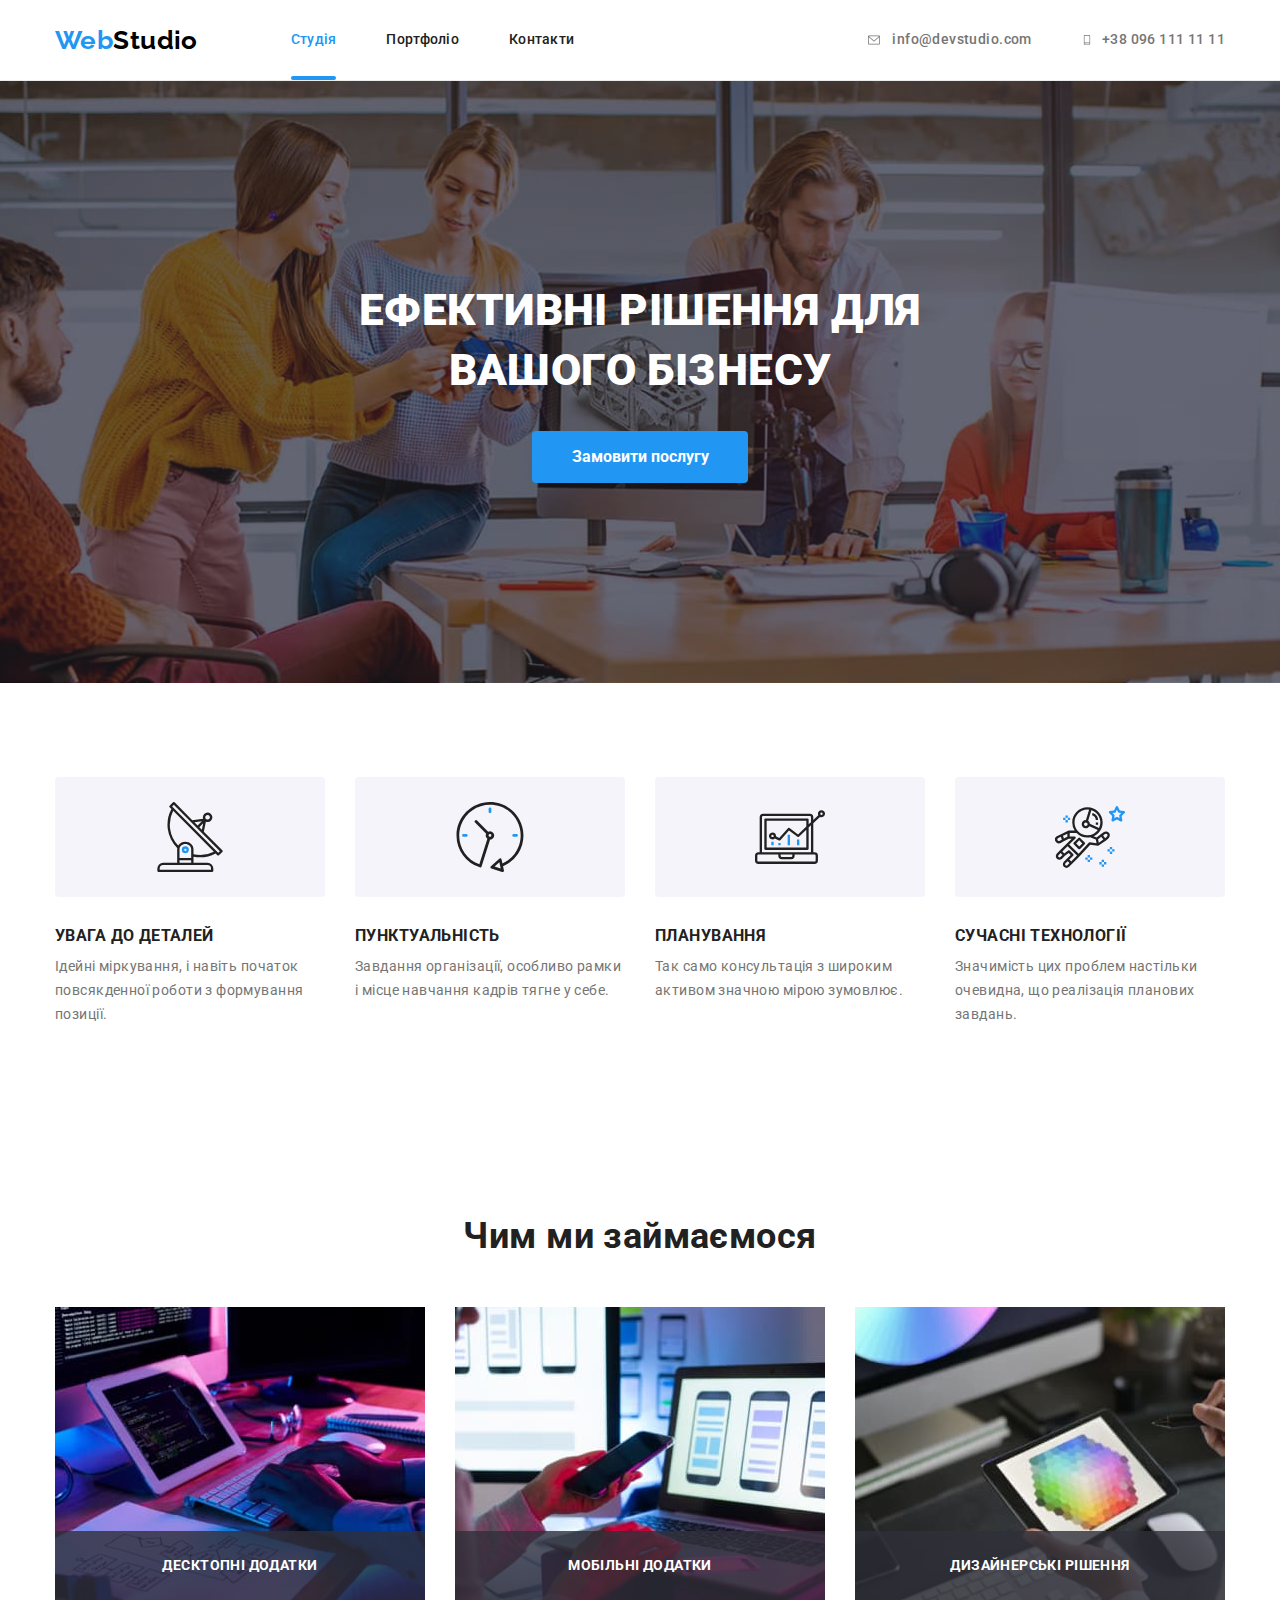
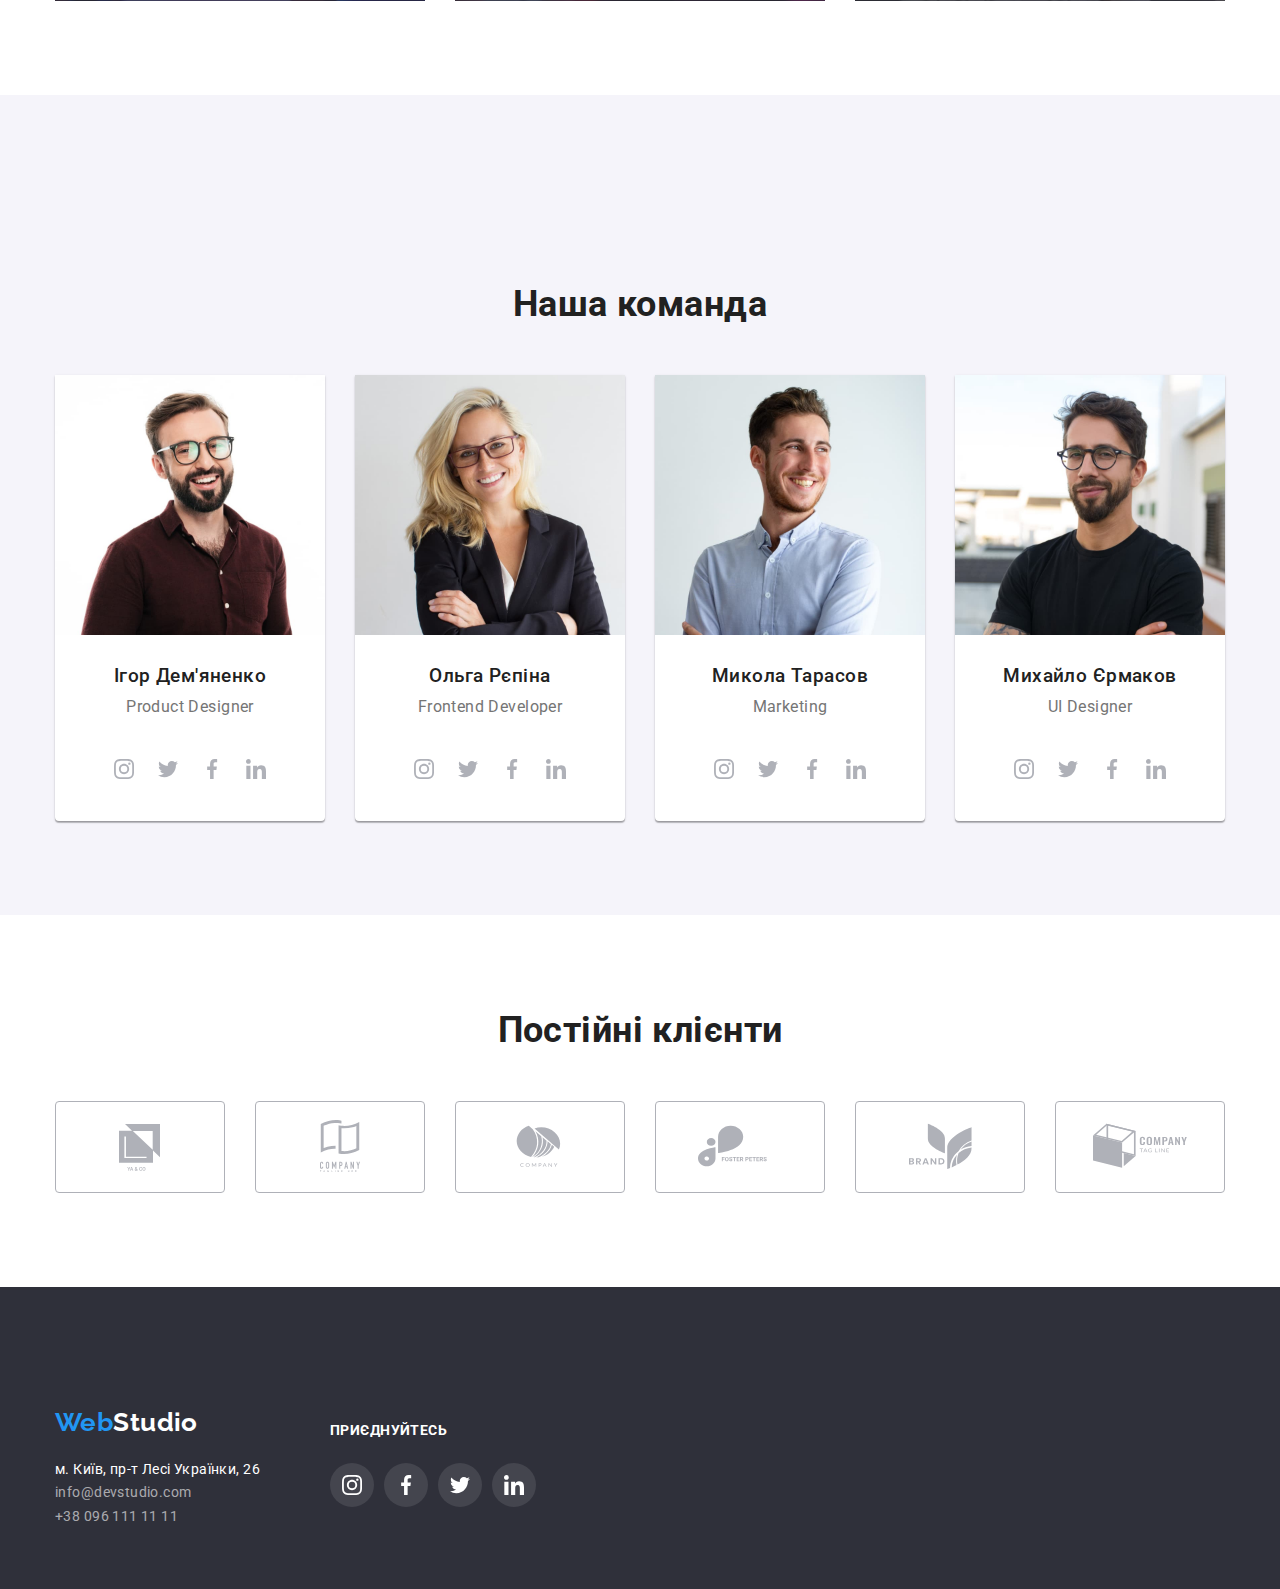
<file: index.html>
<!DOCTYPE html>
<html lang="uk">

<head>
    <meta charset="UTF-8">
    <meta http-equiv="X-UA-Compatible" content="IE=edge">
    <meta name="viewport" content="width=device-width, initial-scale=1.0">
    <title>Document</title>
    <link
        href="https://fonts.googleapis.com/css2?family=Raleway:wght@700&family=Roboto:wght@400;500;700;900&display=swap"
        rel="stylesheet">
    <link rel="stylesheet"
        href="https://cdnjs.cloudflare.com/ajax/libs/modern-normalize/1.1.0/modern-normalize.min.css" />
    <link rel="stylesheet" href="./css/styles.css" />
</head>

<body>
    <!--Шапка сайту-->
    <header class="header">
        <div class="container">
            <nav class="nav-header">
                <a class="logo" href=""><span class="accent">Web</span>Studio</a>
                <ul class="site-nav">
                    <li class="header-item"><a class="nav-link active" href="index.html">Студія</a></li>
                    <li class="header-item"><a class="nav-link" href="portfolio.html">Портфоліо</a></li>
                    <li class="header-item"><a class="nav-link" href="">Контакти</a></li>
                </ul>
            </nav>
            <ul class="header-contacts">
                <li class="contact-item">
                    <a class="contacts" href="mailto:info@devstudio.com">
                        <svg class="icone" width="16" height="12">
                            <use href="./images/icons.svg#icon-envelope"></use>
                        </svg>
                        info@devstudio.com
                    </a>
                </li class="header-contacts">
                <li class="contact-item">
                    <a class="contacts" href="tel:+380961111111">
                        <svg class="icone" width="10" height="16">
                            <use href="./images/icons.svg#icon-smartphone"></use>
                        </svg>
                        +38 096 111 11 11
                    </a>
                </li>
            </ul>
        </div>
    </header>
    <main>
        <!-- Герой -->
        <section class="hero">
            <h1 class="hero-title">Ефективні рішення для вашого бізнесу</h1>
            <button class="hero-button" type="button" data-modal-open>Замовити послугу</button>
        </section>
        <!-- Переваги -->
        <section class="benefits section">
            <div class="container">
                <h2 class="benefits-subject">Переваги</h2>
                <ul class="benefits-list">
                    <li class="benefits-item">
                        <div class="benefit-rectagle">
                            <svg width="70" height="70">
                                <use href="./images/icons.svg#icon-antenna"></use>
                            </svg>
                        </div>
                        <h3 class="benefits-title">УВАГА ДО ДЕТАЛЕЙ</h3>
                        <p class="benefits-text">
                            Ідейні міркування, і навіть початок повсякденної роботи з формування позиції.
                        </p>
                    </li>
                    <li class="benefits-item">
                        <div class="benefit-rectagle">
                            <svg width="70" height="70">
                                <use href="./images/icons.svg#icon-clock"></use>
                            </svg>
                        </div>
                        <h3 class="benefits-title">ПУНКТУАЛЬНІСТЬ</h3>
                        <p class="benefits-text">
                            Завдання організації, особливо рамки і місце навчання кадрів тягне у себе.
                        </p>
                    </li>
                    <li class="benefits-item">
                        <div class="benefit-rectagle">
                            <svg width="70" height="70">
                                <use href="./images/icons.svg#icon-diagram"></use>
                            </svg>
                        </div>
                        <h3 class="benefits-title">ПЛАНУВАННЯ</h3>
                        <p class="benefits-text">
                            Так само консультація з широким активом значною мірою зумовлює.
                        </p class="benefits-text">
                    </li>
                    <li class="benefits-item">
                        <div class="benefit-rectagle">
                            <svg width="70" height="70">
                                <use href="./images/icons.svg#icon-astronaut"></use>
                            </svg>
                        </div>
                        <h3 class="benefits-title">СУЧАСНІ ТЕХНОЛОГІЇ</h3>
                        <p class="benefits-text">
                            Значимість цих проблем настільки очевидна, що реалізація планових завдань.
                        </p>
                    </li>
                </ul>
            </div>
        </section>
        <section class="activity section">
            <div class="container">
                <h2 class="activity-title">Чим ми займаємося</h2>
                <ul class="activity-list">
                    <li class="activity-item">
                        <img src="./images/img1.jpg" alt="Процес написання коду для сайту" width="370"/>
                        <a href="#" class="activity-subtitle">Десктопні додатки</a>
                    </li>
                    <li class="activity-item">
                        <img src="./images/img2.jpg" alt="Адаптація сайту для відображення на смартфоні" width="370"/>
                        <a href="#" class="activity-subtitle">Мобільні додатки</a>
                    </li>
                    <li class="activity-item">
                        <img src="./images/img3.jpg" alt="Обираємо кольорове забарвлення сайту" width="370"/>
                        <a href="#" class="activity-subtitle">Дизайнерські рішення</a>
                    </li>
                </ul>
            </div>
        </section>
        <section class="team section">
            <div class="container">
                <h2 class="team-title">Наша команда</h2>
                <ul class="team-list">
                    <li class="team-item">
                        <img src="./images/product_designer.jpg" alt="Фотографія дизайнера продукту" width="270" />
                        <h3 class="team-subtitle">Ігор Дем'яненко</h3>
                        <p class="team-desc" lang="en">Product Designer</p>
                        <ul class="taem-socialmedia">
                            <li class="team-icon">
                                <a class="team-link" href="#" aria-label="Instagram">
                                    <svg width="20" height="20" class="">
                                        <use href="./images/icons.svg#icon-instagram"></use>
                                    </svg>
                                </a>
                            </li>
                            <li class="team-icon">
                                <a class="team-link" href="#" aria-label="Twitter">
                                    <svg width="20" height="20">
                                        <use href="./images/icons.svg#icon-twitter"></use>
                                    </svg>
                                </a>
                            </li>
                            <li class="team-icon">
                                <a class="team-link" href="#" aria-label="Facebook">
                                    <svg width="20" height="20">
                                        <use href="./images/icons.svg#icon-facebook"></use>
                                    </svg>
                                </a>
                            </li>
                            <li class="team-icon">
                                <a class="team-link" href="#" aria-label="LinkedIn">
                                    <svg width="20" height="20">
                                        <use href="./images/icons.svg#icon-linkedin"></use>
                                    </svg>
                                </a>
                            </li>
                        </ul>
                    </li>
                    <li class="team-item">
                        <img src="./images/frontend_developer.jpg" alt="Фотографія розробниці інтерфейсу" width="270" />
                        <h3 class="team-subtitle">Ольга Рєпіна</h3>
                        <p class="team-desc" lang="en">Frontend Developer</p>
                        <ul class="taem-socialmedia">
                            <li class="team-icon">
                                <a class="team-link" href="#" aria-label="Instagram">
                                    <svg width="20" height="20">
                                        <use href="./images/icons.svg#icon-instagram"></use>
                                    </svg>
                                </a>
                            </li>
                            <li class="team-icon">
                                <a class="team-link" href="#" aria-label="Twitter">
                                    <svg width="20" height="20">
                                        <use href="./images/icons.svg#icon-twitter"></use>
                                    </svg>
                                </a>
                            </li>
                            <li class="team-icon">
                                <a class="team-link" href="#" aria-label="Facebook">
                                    <svg width="20" height="20">
                                        <use href="./images/icons.svg#icon-facebook"></use>
                                    </svg>
                                </a>
                            </li>
                            <li class="team-icon">
                                <a class="team-link" href="#" aria-label="LinkedIn">
                                    <svg width="20" height="20">
                                        <use href="./images/icons.svg#icon-linkedin"></use>
                                    </svg>
                                </a>
                            </li>
                        </ul>
                    </li>
                    <li class="team-item">
                        <img src="./images/marketing.jpg" alt="Фотографія менеджера по маркетингу" width="270" />
                        <h3 class="team-subtitle">Микола Тарасов</h3>
                        <p class="team-desc" lang="en">Marketing</p>
                        <ul class="taem-socialmedia">
                            <li class="team-icon">
                                <a class="team-link" href="#" aria-label="Instagram">
                                    <svg width="20" height="20">
                                        <use href="./images/icons.svg#icon-instagram"></use>
                                    </svg>
                                </a>
                            </li>
                            <li class="team-icon">
                                <a class="team-link" href="#" aria-label="Twitter">
                                    <svg width="20" height="20">
                                        <use href="./images/icons.svg#icon-twitter"></use>
                                    </svg>
                                </a>
                            </li>
                            <li class="team-icon">
                                <a class="team-link" href="#" aria-label="Facebook">
                                    <svg width="20" height="20">
                                        <use href="./images/icons.svg#icon-facebook"></use>
                                    </svg>
                                </a>
                            </li>
                            <li class="team-icon">
                                <a class="team-link" href="#" aria-label="LinkedIn">
                                    <svg width="20" height="20">
                                        <use href="./images/icons.svg#icon-linkedin"></use>
                                    </svg>
                                </a>
                            </li>
                        </ul>
                    </li>
                    <li class="team-item">
                        <img src="./images/ui_designer.jpg" alt="Фотографія дизайнера інтерфейсу" width="270" />
                        <h3 class="team-subtitle">Михайло Єрмаков</h3>
                        <p class="team-desc" lang="en">UI Designer</p>
                        <ul class="taem-socialmedia">
                            <li class="team-icon">
                                <a class="team-link" href="#" aria-label="Instagram">
                                    <svg class="picture" width="20" height="20">
                                        <use href="./images/icons.svg#icon-instagram"></use>
                                    </svg>
                                </a>
                            </li>
                            <li class="team-icon">
                                <a class="team-link" href="#" aria-label="Twitter">
                                    <svg width="20" height="20">
                                        <use href="./images/icons.svg#icon-twitter"></use>
                                    </svg>
                                </a>
                            </li>
                            <li class="team-icon">
                                <a class="team-link" href="#" aria-label="Facebook">
                                    <svg width="20" height="20">
                                        <use href="./images/icons.svg#icon-facebook"></use>
                                    </svg>
                                </a>
                            </li>
                            <li class="team-icon">
                                <a class="team-link" href="#" aria-label="LinkedIn">
                                    <svg width="20" height="20">
                                        <use href="./images/icons.svg#icon-linkedin"></use>
                                    </svg>
                                </a>
                            </li>
                        </ul>
                    </li>
                </ul>
            </div>
        </section>
        <section class="customers section">
            <h2 class="customers-title">Постійні клієнти</h2>
            <ul class="customers-list">
                <li class="customer-item">
                    <a class="customer-link" href="#">
                        <svg width="106px" height="60px">
                            <use href="./images/symbol-defs.svg#icon-client1"></use>
                        </svg>
                    </a>
                </li>
                <li class="customer-item">
                    <a class="customer-link" href="#">
                        <svg width="106" height="60">
                            <use href="./images/symbol-defs.svg#icon-client2"></use>
                        </svg>
                    </a>
                </li>
                <li class="customer-item">
                    <a class="customer-link" href="#">
                        <svg width="106" height="60">
                            <use href="./images/symbol-defs.svg#icon-client3"></use>
                        </svg>
                    </a>
                </li>
                <li class="customer-item">
                    <a class="customer-link" href="#">
                        <svg width="106" height="60">
                            <use href="./images/symbol-defs.svg#icon-client4"></use>
                        </svg>
                    </a>
                </li>
                <li class="customer-item">
                    <a class="customer-link" href="#">
                        <svg width="106" height="60">
                            <use href="./images/symbol-defs.svg#icon-client5"></use>
                        </svg>
                    </a>
                </li>
                <li class="customer-item">
                    <a class="customer-link" href="#">
                        <svg width="106" height="60">
                            <use href="./images/symbol-defs.svg#icon-client6"></use>
                        </svg>
                    </a>
                </li>
            </ul>
        </section>
    </main>
    <footer class="footer">
        <div class="container">
            <div class="footer-adress">
            <a class="footer-logo" href=""><span class="accent">Web</span>Studio</a>
            <address class="location">
                м. Київ, пр-т Лесі Українки, 26
            </address>
            <ul class="footer-contacts">
                <li><a class="footer-contacts" href="mailto:info@devstudio.com">info@devstudio.com</a></li>
                <li><a class="footer-contacts" href="tel:+380961111111">+38 096 111 11 11</a></li>
            </ul>
            </div>
            <div class="fotter-join">
            <h3 class="footer-title">приєднуйтесь</h3>
            <ul class="footer-socialmedia">
                <li class="footer-list">
                    <a class="footer-link" href="#" aria-label="Instagram">
                        <svg width="20" height="20">
                            <use href="./images/icons.svg#icon-instagram"></use>
                        </svg>
                    </a>
                </li>
                <li class="footer-list">
                    <a class="footer-link" href="#" aria-label="Twitter">
                        <svg width="20" height="20">
                            <use href="./images/icons.svg#icon-facebook"></use>
                        </svg>
                    </a>

                </li>
                <li class="footer-list">
                    <a class="footer-link" href="#" aria-label="Facebook">
                        <svg width="20" height="20">
                            <use href="./images/icons.svg#icon-twitter"></use>
                        </svg>
                    </a>
                </li>
                <li class="footer-list">
                    <a class="footer-link" href="#" aria-label="LinkedIn">
                        <svg width="20" height="20">
                            <use href="./images/icons.svg#icon-linkedin"></use>
                        </svg>
                    </a>
                </li>
            </ul>
            </div>
        </div>
    </footer>
        <!-- Модальне вікно -->
        <div class="backdrop is-hidden" data-modal>
            <div class="modal">
                <button type="button" class="circle" data-modal-close>
                    <svg class="close" width="18" height="18">
                        <use href="./images/symbol-defs.svg#icon-close"></use>
                    </svg>
                </button>
            </div>
        </div>
    <!-- Скріпт -->
    <script src="./js/modal.js"></script>
</body>

</html>
</file>
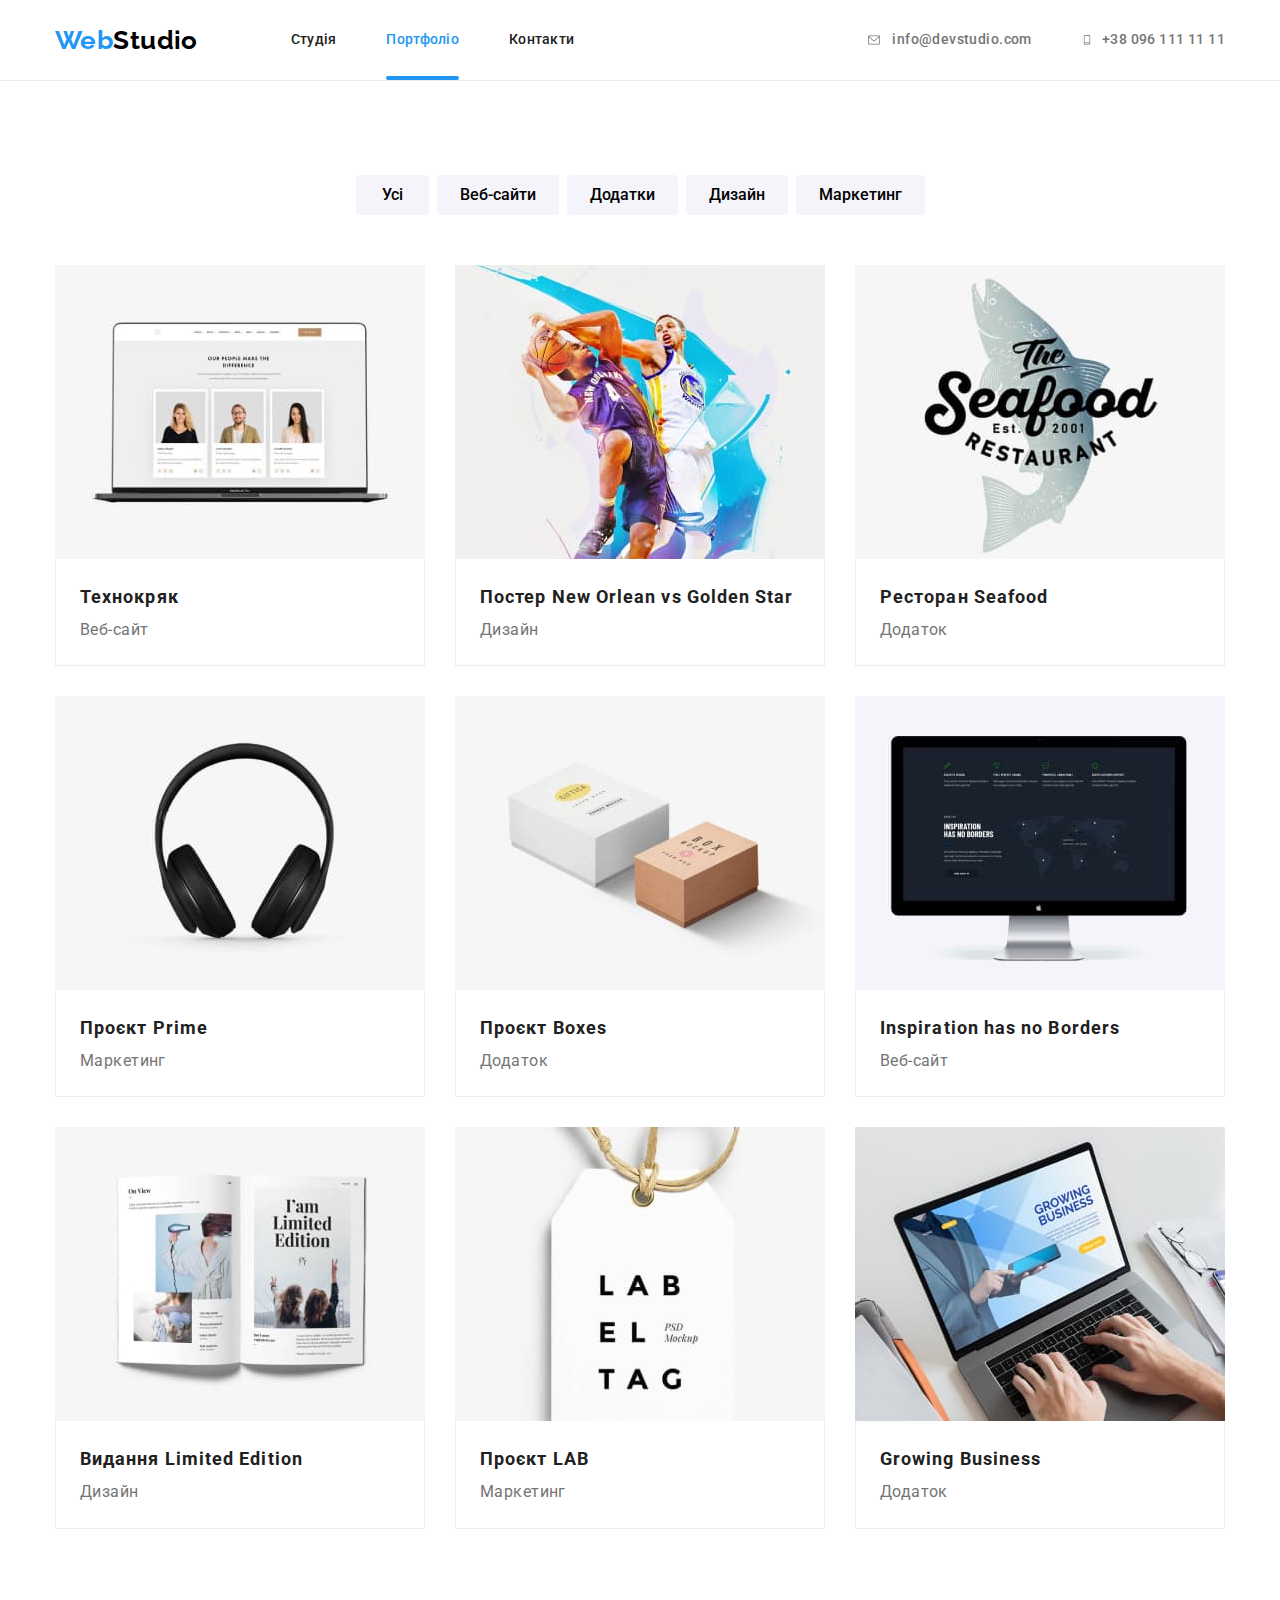
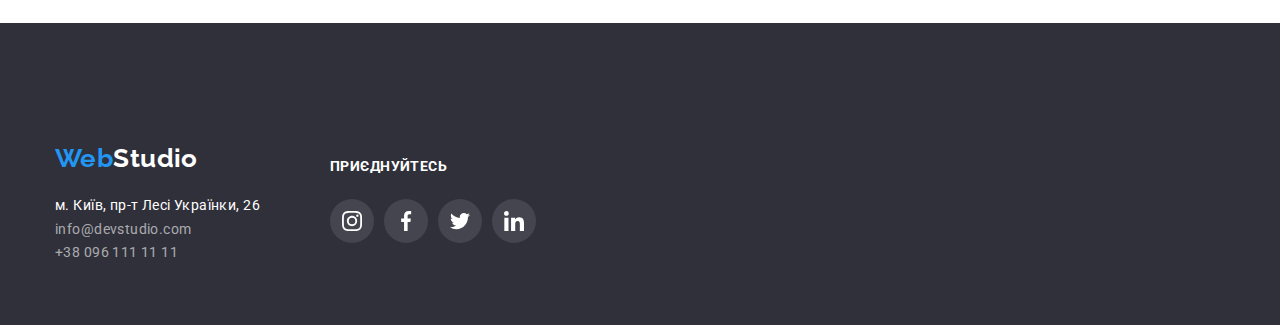
<file: portfolio.html>
<!DOCTYPE html>
<html lang="uk">

<head>
  <meta charset="UTF-8" />
  <meta http-equiv="X-UA-Compatible" content="IE=edge" />
  <meta name="viewport" content="width=device-width, initial-scale=1.0" />
  <title>Document</title>
  <link href="https://fonts.googleapis.com/css2?family=Raleway:wght@700&family=Roboto:wght@400;500;700;900&display=swap"
    rel="stylesheet" />
  <link rel="stylesheet"
    href="https://cdnjs.cloudflare.com/ajax/libs/modern-normalize/1.1.0/modern-normalize.min.css" />
  <link rel="stylesheet" href="./css/styles.css" />
</head>

<body>
  <!--Шапка сайту-->
  <header class="header">
    <div class="container">
      <nav class="nav-header">
        <a class="logo" href=""><span class="accent">Web</span>Studio</a>
        <ul class="site-nav">
          <li class="header-item"><a class="nav-link" href="index.html">Студія</a></li>
          <li class="header-item"><a class="nav-link active" href="portfolio.html">Портфоліо</a></li>
          <li class="header-item"><a class="nav-link" href="">Контакти</a></li>
        </ul>
      </nav>
      <ul class="header-contacts">
        <li class="contact-item">
          <a class="contacts" href="mailto:info@devstudio.com">
            <svg class="icone" width="16" height="12">
              <use href="./images/icons.svg#icon-envelope"></use>
            </svg>
            info@devstudio.com
          </a>
        </li class="header-contacts">
        <li class="contact-item">
          <a class="contacts" href="tel:+380961111111">
            <svg class="icone" width="10" height="16">
              <use href="./images/icons.svg#icon-smartphone"></use>
            </svg>
            +38 096 111 11 11
          </a>
        </li>
      </ul>
    </div>
  </header>
  <main>
    <!-- Перелік послуг-->
    <h1 class="portfolio-caption">Портфоліо</h1>
    <section class="maine-portfolio container section">
      <ul class="portfolio-list">
        <li class="portfolio-groups">
          <button class="portfolio-button" type="button">Усі</button>
        </li>
        <li class="portfolio-groups">
          <button class="portfolio-button" type="button">Веб-сайти</button>
        </li>
        <li class="portfolio-groups">
          <button class="portfolio-button" type="button">Додатки</button>
        </li>
        <li class="portfolio-groups">
          <button class="portfolio-button" type="button">Дизайн</button>
        </li>
        <li class="portfolio-groups">
          <button class="portfolio-button" type="button">Маркетинг</button>
        </li>
      </ul>
      <!-- Приклади робіт -->
      <ul class="portfolio-examples">
        <li class="portfolio-sample">
          <div class="portfolio-card">
            <img src="./images/technocrack.jpg" alt="Відображення дизайну сайту на ноутбуці" width="370" />
            <p class="portfolio-details">Ресурс пропонує комплексні пропозиції з різним рівнем функціоналу та сервісів. Все це дозволить відвідувачу отримати вичерпні відомості про компанію чи приватну особу.</p>
          </div>
          <div class="portfolio-wrapper">
            <h3 class="portfolio-subtitle">Технокряк</h3>
            <p class="portfolio-desc">Веб-сайт</p>
          </div>
        </li>
        <li class="portfolio-sample">
          <div class="portfolio-card">
            <img src="./images/new_orlean.jpg" alt="Два чоловіка в спортивній формі грають в баскетбол" width="370" />
            <p class="portfolio-details">Ресурс пропонує комплексні пропозиції з різним рівнем функціоналу та сервісів. Все це дозволить відвідувачу отримати вичерпні відомості про компанію чи приватну особу.</p>
          </div>
          <div class="portfolio-wrapper">
            <h3 class="portfolio-subtitle">Постер New Orlean vs Golden Star</h3>
            <p class="portfolio-desc">Дизайн</p>
          </div>
        </li>
        <li class="portfolio-sample">
          <div class="portfolio-card">
          <img src="./images/seafood.jpg" alt="Зображення логотипу рибного ресторану" width="370" />
          <p class="portfolio-details">Ресурс пропонує комплексні пропозиції з різним рівнем функціоналу та сервісів. Все це дозволить відвідувачу отримати вичерпні відомості про компанію чи приватну особу.</p>
          </div>
          <div class="portfolio-wrapper">
            <h3 class="portfolio-subtitle">Ресторан Seafood</h3>
            <p class="portfolio-desc">Додаток</p>
          </div>
        </li>
        <li class="portfolio-sample">
          <div class="portfolio-card">
          <img src="./images/prime.jpg" alt="Навушники" width="370" />
          <p class="portfolio-details">Ресурс пропонує комплексні пропозиції з різним рівнем функціоналу та сервісів. Все це дозволить відвідувачу отримати вичерпні відомості про компанію чи приватну особу.</p>
          </div>
          <div class="portfolio-wrapper">
            <h3 class="portfolio-subtitle">Проєкт Prime</h3>
            <p class="portfolio-desc">Маркетинг</p>
          </div>
        </li>
        <li class="portfolio-sample">
          <div class="portfolio-card">
          <img src="./images/boxes.jpg" alt="Дві коробки" width="370" />
          <p class="portfolio-details">Ресурс пропонує комплексні пропозиції з різним рівнем функціоналу та сервісів. Все це дозволить відвідувачу отримати вичерпні відомості про компанію чи приватну особу.</p>
          </div>
          <div class="portfolio-wrapper">
            <h3 class="portfolio-subtitle">Проєкт Boxes</h3>
            <p class="portfolio-desc">Додаток</p>
          </div>
        </li>
        <li class="portfolio-sample">
          <div class="portfolio-card">
          <img src="./images/monitor.jpg" alt="Монітор" width="370" />
          <p class="portfolio-details">Ресурс пропонує комплексні пропозиції з різним рівнем функціоналу та сервісів. Все це дозволить відвідувачу отримати вичерпні відомості про компанію чи приватну особу.</p>
          </div>
          <div class="portfolio-wrapper">
            <h3 class="portfolio-subtitle" lang="en">Inspiration has no Borders</h3>
            <p class="portfolio-desc">Веб-сайт</p>
          </div>
        </li>
        <li class="portfolio-sample">
          <div class="portfolio-card">
          <img src="./images/limited_edition.jpg" alt="Відкрита книга" width="370" />
          <p class="portfolio-details">Ресурс пропонує комплексні пропозиції з різним рівнем функціоналу та сервісів. Все це дозволить відвідувачу отримати вичерпні відомості про компанію чи приватну особу.</p>
          </div>
          <div class="portfolio-wrapper">
            <h3 class="portfolio-subtitle">Видання Limited Edition</h3>
            <p class="portfolio-desc">Дизайн</p>
          </div>
        </li>
        <li class="portfolio-sample">
          <div class="portfolio-card">
          <img src="./images/lab.jpg" alt="Цінник з логотипом" width="370" />
          <p class="portfolio-details">Ресурс пропонує комплексні пропозиції з різним рівнем функціоналу та сервісів. Все це дозволить відвідувачу отримати вичерпні відомості про компанію чи приватну особу.</p>
          </div>
          <div class="portfolio-wrapper">
            <h3 class="portfolio-subtitle">Проєкт LAB</h3>
            <p class="portfolio-desc">Маркетинг</p>
          </div>
        </li>
        <li class="portfolio-sample">
          <div class="portfolio-card">
          <img src="./images/growing_business.jpg" alt="Людські руки набирають текст на ноутбуці" width="370" />
          <p class="portfolio-details">Ресурс пропонує комплексні пропозиції з різним рівнем функціоналу та сервісів. Все це дозволить відвідувачу отримати вичерпні відомості про компанію чи приватну особу.</p>
          </div>
          <div class="portfolio-wrapper">
            <h3 class="portfolio-subtitle" lang="en">Growing Business</h3>
            <p class="portfolio-desc">Додаток</p>
          </div>
        </li>
      </ul>
    </section>
  </main>
  <footer class="footer">
    <div class="container">
      <div class="footer-adress">
        <a class="footer-logo" href=""><span class="accent">Web</span>Studio</a>
        <address class="location">
          м. Київ, пр-т Лесі Українки, 26
        </address>
        <ul class="footer-contacts">
          <li><a class="footer-contacts" href="mailto:info@devstudio.com">info@devstudio.com</a></li>
          <li><a class="footer-contacts" href="tel:+380961111111">+38 096 111 11 11</a></li>
        </ul>
      </div>
      <div class="fotter-join">
        <h3 class="footer-title">приєднуйтесь</h3>
        <ul class="footer-socialmedia">
          <li class="footer-list">
            <a class="footer-link" href="#" aria-label="Instagram">
              <svg width="20" height="20">
                <use href="./images/icons.svg#icon-instagram"></use>
              </svg>
            </a>
          </li>
          <li class="footer-list">
            <a class="footer-link" href="#" aria-label="Twitter">
              <svg width="20" height="20">
                <use href="./images/icons.svg#icon-facebook"></use>
              </svg>
            </a>
          </li>
          <li class="footer-list">
            <a class="footer-link" href="#" aria-label="Facebook">
              <svg width="20" height="20">
                <use href="./images/icons.svg#icon-twitter"></use>
              </svg>
            </a>
          </li>
          <li class="footer-list">
            <a class="footer-link" href="#" aria-label="LinkedIn">
              <svg width="20" height="20">
                <use href="./images/icons.svg#icon-linkedin"></use>
              </svg>
            </a>
          </li>
        </ul>
      </div>
    </div>
  </footer>
</body>

</html>
</file>
<file: css/styles.css>
/* основний колір тексту #212121*/
/* вторинний колір тексту #757575 */
/* акцент #2196F3 */
/* основна заливка #F5F5F5 */
/* додаткова заливка #F5F4FA */
/* заливка футера (банера) 2F303A */
/* білий #FFFFFF */
/* чоний #000000 */
/* контакти в футері rgba(255, 255, 255, 0.6) */



:root {
    --primery-text-color: #212121;
    --title-text-color: #757575;
    --accent-color: #2196F3;
    --primery-bcg-color: #FFFFFF;
    --secondary-bcg-color: #F5F4FA;
    --footer-bcg-color: #2F303A;
    --footer-text-color: rgba(255, 255, 255, 0.6);
    --main-white-color: #FFFFFF;
    --main-black-color: #000000;
    --border-color: #EEEEEE;
    --border-header: #ECECEC;
}

body {
    color: var(--primery-text-color);
    background-color: var(--primery-bcg-color);

    font-family: Roboto, sans-serif;
    font-weight: 400;
    letter-spacing: 0.03em;
    font-size: 14px;
    line-height: 1.71;
}

html {
    box-sizing: border-box;
}

*,
*::before,
*::after {
    box-sizing: inherit;
}

h1,
h2,
h3,
h4,
p {
    margin: 0;
}

ul {
    list-style: none;
    padding: 0;
    margin: 0;
}

img {
    display: block;
    max-width: 100%;
    width: 370px;
    height: auto;
}

/* Шапка сайту */

.header {
    background-color: var(--main-white-color);
    border-bottom: 1px solid var(--border-header);
}

.container {
    margin: 0 auto;
    max-width: 1200px;
    width: 100%;
    padding-left: 15px;
    padding-right: 15px;
}

.header .container {
    display: flex;
    align-items: center;
}

.nav-header { 
    /* вся навігація з лого */
    display: flex;
    align-items: center;
    margin-right: auto;
}

.site-nav {
    /* ул навігації */
    display: flex;
    align-items: center;
}

/* Лого */

.logo {
    color: var(--main-black-color);
    font-family: Raleway, cursive;

    font-weight: 700;
    font-size: 26px;
    line-height: 1.19;
    text-decoration: none; 

    margin-right: 93px;
}

.logo .accent {
    color: var(--accent-color);

    transition: color 250ms cubic-bezier(0.4, 0, 0.2, 1);
}

.logo:hover,
.logo:focus {
    color: var(--accent-color);
}

/* Навігація по сайту */

.nav-link {
    color:  var(--primery-text-color);

    font-weight: 500;
    line-height: 1.14;
    letter-spacing: 0.02em;
    text-decoration: none;
    list-style: none;

    display: inline-block;
    padding-top: 32px;
    padding-bottom: 32px;

    transition: color 250ms cubic-bezier(0.4, 0, 0.2, 1);
}

.nav-link:hover,
.nav-link:focus {
    color: var(--accent-color);
}

.nav-link.active {
    position: relative;
}

.active::after {
    content: '';
    position: absolute;
    bottom: 0;
    left: 0;
    display: inline-block;
    width: 100%;
    height: 4px;
    border-radius: 2px;
    background-color: var(--accent-color);
}

.active {
    color: var(--accent-color);
}

.site-nav {
    list-style: none;
}

/* Контакти */
.header-contacts {
    display: flex;
    align-items: center;
    list-style: none;
}

.header-item:not(:last-child) {
    margin-right: 50px;
    transition: color 250ms cubic-bezier(0.4, 0, 0.2, 1);
}

.contacts {
    color: var(--title-text-color);

    font-weight: 500;
    line height: 1.14;
    letter spacing: 0.02em;

    text-decoration: none;
    display: flex;
    transition: fill 250ms cubic-bezier(0.4, 0, 0.2, 1);
}

.contacts:hover .icone {
    fill: var(--accent-color);
}
.contacts:hover {
    color: var(--accent-color);
}

.contacts:focus .icone {
    fill: var(--accent-color);
}

.contacts:focus {
    color: var(--accent-color);
}

.contact-item:not(:last-child) {
    margin-right: 50px;
}



.icone {
    margin-right: 10px;
    margin-top: auto;
    margin-bottom: auto;

    fill: #757575;
}

/* Герой */

.hero {
    color: var(--main-white-color);
    background-color: var(--footer-bcg-color);
    max-width: 1600px;
    padding-top: 200px;
    padding-bottom: 200px;
    margin: 0 auto;
    text-align: center;
    
    background-image: linear-gradient(0deg, rgba(47, 48, 58, 0.4), rgba(47, 48, 58, 0.4)), url(../images/studio-bcg-foto.jpg);
    background-repeat: no-repeat;
    background-position: center;
    background-size: cover;
}

.hero-title {
    font-weight: 900;
    font-size: 44px;
    line-height: 1.36;
    letter spacing: 0.06em;
    text-transform: uppercase;
    margin-bottom: 30px;

    max-width: 696px;
    margin-left: auto;
    margin-right: auto;
    text-align: center;    
    width: 100%
}

.hero-button {
    display: inline-block;
    border-radius: 4px;
    padding: 10px 32px;
    min-width: 216px;
    text-align: center;
    border: 1px solid transparent;

    color: var(--main-white-color);
    background-color: var(--accent-color);

    font-weight: 700;
    font-size: 16px;
    line-height: 1.87;
    
    cursor: pointer;

    transition: color 250ms cubic-bezier(0.4, 0, 0.2, 1);
}

.hero-button:hover,
.hero-button:focus {
    color: var(--footer-text-color);
}


/* Переваги */

.section {
    padding-top: 94px;
    padding-bottom: 94px;
}

.benefits .container {
    display: flex;
}

.benefits-list {
    display: flex;
}

.benefits-subject {
    position: absolute;
    white-space: nowrap;
    overflow: hidden;
    width: 1px;
    height: 1px;
    margin: -1px;
    border: 0;
    padding: 0;
    clip-path: inset(100%);
    clip: rect(0 0 0 0);
}

.benefits-title {
    font-weight: 700;
    line-height: 1.14;
    margin-bottom: 10px;
}

.benefits-text {
    color: var(--title-text-color);   
    max-width: 270px; 
}

.benefits-list {
    list-style: none;
}

.benefits-item:not(:last-child) {
    margin-right: 30px;
}

.benefit-rectagle {
    width: 270px;
    height: 120px;
    background: var(--secondary-bcg-color);
    border-radius: 4px;

    display: flex;
    justify-content: center;
    align-items: center;

    margin-bottom: 30px;
}


/* Діяльність */


.activity-title {
    font-weight: 700;
    font-size: 36px;
    line-height: 1.17;
    text-align: center;

    margin-bottom: 50px;
}

.activity-list {
    display: flex;
    list-style: none;
}

.activity-item:not(:last-child) {
    margin-right: 30px;
}

.activity-item {
    position: relative;
}

.activity-subtitle {
    position: absolute;
    left: 0%;
    bottom: 0%;

    display: block;
    font-weight: 700;
    font-size: 14px;
    line-height: 1.14;
    text-align: center;
    text-transform: uppercase;
    color: var(--main-white-color);
    background-color: rgba(47, 48, 58, 0.8);
    padding-top: 27px;
    padding-bottom: 27px;
    text-decoration: none;   
    width: 100%;
}


/* Команда */

.team {
    background-color: var(--secondary-bcg-color);

    font-size: 16px;
    line-height: 1.19;
}

.team-title {
    font-weight: 700;
    font-size: 36px;
    line-height: 1.17;
    text-align: center;
    padding-top: 94px;
    padding-bottom: 50px;
}

.team-subtitle {
    font-weight: 500;
    text-align: center;
    margin-top: 30px;    
    margin-bottom: 10px;
}

.team-desc {
    color: var(--title-text-color);
    font-weight: 400;
    text-align: center;
    margin-bottom: 30px;
}

.team-list {
    display: flex;
    list-style: none;
}

.team-item:not(:last-child) {
    margin-right: 30px;
}

.team-item { 
    background-color: var(--main-white-color);
    box-shadow: 0px 1px 3px rgba(0, 0, 0, 0.12), 0px 1px 1px rgba(0, 0, 0, 0.14), 0px 2px 1px rgba(0, 0, 0, 0.2);
    border-radius: 0px 0px 4px 4px;
}

.taem-socialmedia {
    display: flex;
    justify-content: center;
    align-items: center;
    margin: 16px 32px 30px;
    /* background: var(--main-white-color); */
}

.team-link {
    display: flex;
    justify-content: center;
    align-items: center;

    width: 44px;
    height: 44px;
    border-radius: 50%;

    fill: #afb1b8;
    transition: fill 250ms cubic-bezier(0.4, 0, 0.2, 1), background-color 250ms cubic-bezier(0.4, 0, 0.2, 1);
}

 .team-link:hover,
 .team-link:focus {
    background-color: var(--accent-color);
    fill: var(--main-white-color);
}

/* Постійні клієнти */

.customers-title {
    font-weight: 700;
    font-size: 36px;
    line-height: 1.17;
    text-align: center;
    margin-bottom: 50px;
}

.customers-list {
    display: flex;
    justify-content: center;
    align-items: center;
}

.customer-link {
    display: flex;
    justify-content: center;
    align-items: center;
    
    width: 170px;
    height: 92px;
    border-radius: 4px;
    border: 1px solid #AFB1B8;
    
    fill: #afb1b8;

    transition: fill 250ms cubic-bezier(0.4, 0, 0.2, 1), border 250ms cubic-bezier(0.4, 0, 0.2, 1);
}

.customer-item:not(:last-child) {
    margin-right: 30px;
}

.customer-link:hover,
.customer-link:focus {
    fill: var(--accent-color);
    border: 1px solid var(--accent-color);
}

/* Футер */

.footer {
    background-color: var(--footer-bcg-color);

    padding-top: 60px;
    padding-bottom: 60px;
}

.footer-logo {
    color: var(--main-white-color);
    font-family: Raleway, cursive;
    
    font-weight: 700;
    font-size: 26px;
    line-height: 1.19;
    text-decoration: none;
    display: inline-block;
    margin-top: 60px;
    margin-bottom: 20px;
}

.footer-logo .accent {
    color: var(--accent-color);
}

.location {
    color: var(--main-white-color);
    font-style: normal;
}

.footer-contacts {
    color: var(--footer-text-color);

    text-decoration: none;
}

.footer-contacts {
    list-style: none;
}

.footer-title {
    color: var(--main-white-color);
    font-weight: 700;
    font-size: 14px;
    line-height: 1,14;
    letter-spacing: 0.03em;
    text-transform: uppercase;
    margin-top: 72px;
    margin-bottom: 20px;
}

.footer .container {
    display: flex;
}
.footer-adress {
    margin-right: 70px;
}

.footer-socialmedia {
    display: flex;
}

.footer-list:not(:last-child) {
    margin-right: 10px;
}

.footer-link {
    display: flex;
    justify-content: center;
    align-items: center;
    width: 44px;
    height: 44px;
    border-radius: 50%;
    border: none;

    background-color: rgba(255, 255, 255, 0.1);
    fill: var(--main-white-color);

    transition: background-color 250ms cubic-bezier(0.4, 0, 0.2, 1), fill 250ms cubic-bezier(0.4, 0, 0.2, 1);
}

.footer-link:hover,
.footer-link:focus {
    fill: var(--main-white-color);
    background-color: var(--accent-color);
}


/* Модальне вікно */

.backdrop {
    position: fixed;
    top: 0;
    left: 0;
    width: 100%;
    height: 100%;

    background: rgba(0, 0, 0, 0.2);
    transition: opasity 250ms cubic-bezier(0.4, 0, 0.2, 1);
}

.modal {
    position: absolute;
    left: 50%;
    top: 50%;
    transform: translate(-50%, -50%);

    width: 528px;
    height: 581px;

    background: var(--main-white-color);
    box-shadow: 0px 1px 3px rgba(0, 0, 0, 0.12), 0px 1px 1px rgba(0, 0, 0, 0.14), 0px 2px 1px rgba(0, 0, 0, 0.2);
    border-radius: 4px;
    
    transition: transform 250ms cubic-bezier(0.4, 0, 0.2, 1), visibility 250ms cubic-bezier(0.4, 0, 0.2, 1), opacity 250ms cubic-bezier(0.4, 0, 0.2, 1);
}

.backdrop.is-hidden {
    opacity: 0;
    pointer-events: none;
    visibility: hidden;
}

.circle {
    position: absolute;
    top: 8px;
    right: 8px;

    display: flex;
    justify-content: center;
    align-items: center;
    width: 30px;
    height: 30px;
    border: 1px solid rgba(0, 0, 0, 0.1);
    border-radius: 50%;
    background-color: var(--main-white-color);
    padding: 6px 6px 6px 6px;
}


/* Портфоліо */

.portfolio-caption {
    position: absolute;
    white-space: nowrap;
    overflow: hidden;
    width: 1px;
    height: 1px;
    margin: -1px;
    border: 0;
    padding: 0;
    clip-path: inset(100%);
    clip: rect(0 0 0 0);
}



.portfolio-button {
    background-color: var(--secondary-bcg-color);

    font-weight: 500;
    font-size: 16px;
    line-height: 1.6;
    cursor: pointer;

    border-radius: 4px;
    padding: 6px 22px;
    
    text-align: center;
    border: 1px solid transparent;
    min-width: 73px;

    transition: background-color 250ms cubic-bezier(0.4, 0, 0.2, 1), color 250ms cubic-bezier(0.4, 0, 0.2, 1), box-shadow 250ms cubic-bezier(0.4, 0, 0.2, 1);
   
} 

.portfolio-button:hover,
.portfolio-button:focus {
    color: var(--secondary-bcg-color);
    background-color: var(--accent-color);
    box-shadow: 0px 3px 1px rgba(0, 0, 0, 0.1), 0px 1px 2px rgba(0, 0, 0, 0.08), 0px 2px 2px rgba(0, 0, 0, 0.12);
}

.portfolio-list {
    display: flex;
    justify-content: center;
    margin-bottom: 50px;
}

.portfolio-groups:not(:last-child) {
    margin-right: 8px;
}

.portfolio-subtitle {
    font-weight: 700;
    font-size: 18px;
    line-height: 2;
    letter-spacing: 0.06em;
    
}

.portfolio-desc {
    color: var(--title-text-color);

    font-size: 16px;
    line-height: 1.9;
}

.portfolio-list {
    
    list-style: none;
}

.portfolio-examples {
    list-style: none;

    display: flex;
    flex-wrap: wrap;
}

.portfolio-sample {
    width: calc((100% - 60px) / 3);
    margin-right: 30px;
    margin-bottom: 30px;
    transition: box-shadow 250ms cubic-bezier(0.4, 0, 0.2, 1),
    
}

.portfolio-sample:nth-child(3n) {
    margin-right: 0;
}

.portfolio-sample:nth-last-child(-n+3) {
    margin-bottom: 0;
    transition: box-shadow 250ms cubic-bezier(0.4, 0, 0.2, 1);
}



.portfolio-sample:hover,
.portfolio-sample:focus {
    box-shadow: 0px 1px 1px rgba(0, 0, 0, 0.12), 0px 4px 4px rgba(0, 0, 0, 0.06), 1px 4px 6px rgba(0, 0, 0, 0.16);
}

.portfolio-wrapper {
    padding: 20px 24px;
    border: 1px solid var(--border-color);
    border-top: none;
}

.portfolio-card {
    position: relative;
    overflow: hidden;
    transition: overflow 250ms cubic-bezier(0.4, 0, 0.2, 1);
}

.portfolio-details {
    position: absolute;
    left: 0%;
    bottom: 0%;
    
    background-color: rgba(33, 150, 243, 0.9);
    color: var(--main-white-color);

    font-weight: 400;
    font-size: 18px;
    line-height: 1.6;
    padding: 63px 24px;

    opacity: 0;
    overflow: hidden;
    transform: translateY(100%);

    transition: opscity 250ms cubic-bezier(0.4, 0, 0.2, 1), transform 250ms cubic-bezier(0.4, 0, 0.2, 1);
}

.portfolio-card:hover .portfolio-details {
    opacity: 1;
    transform: translateY(0);
    overflow: visible;
}

.portfolio-card:focus .portfolio-details{
    opacity: 1;
    transform: translateY(0);
    overflow: visible;
}
</file>
